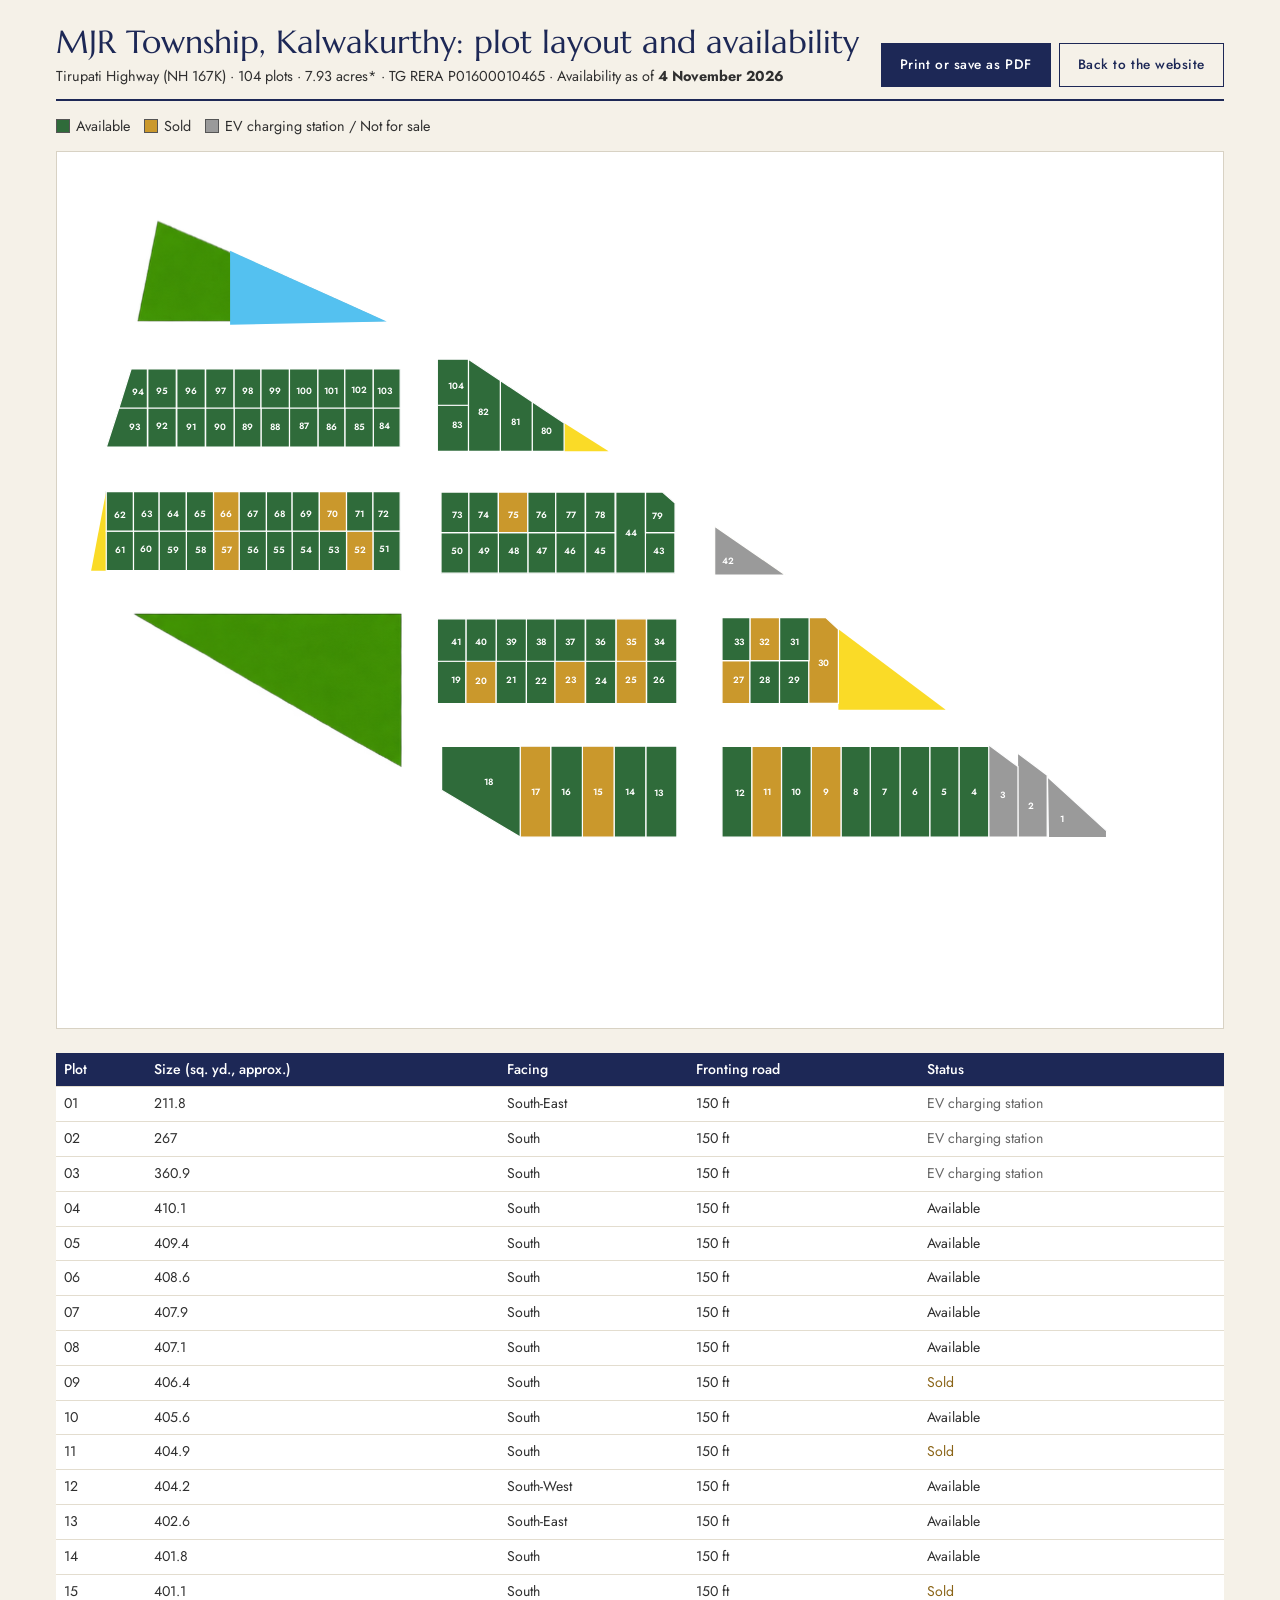
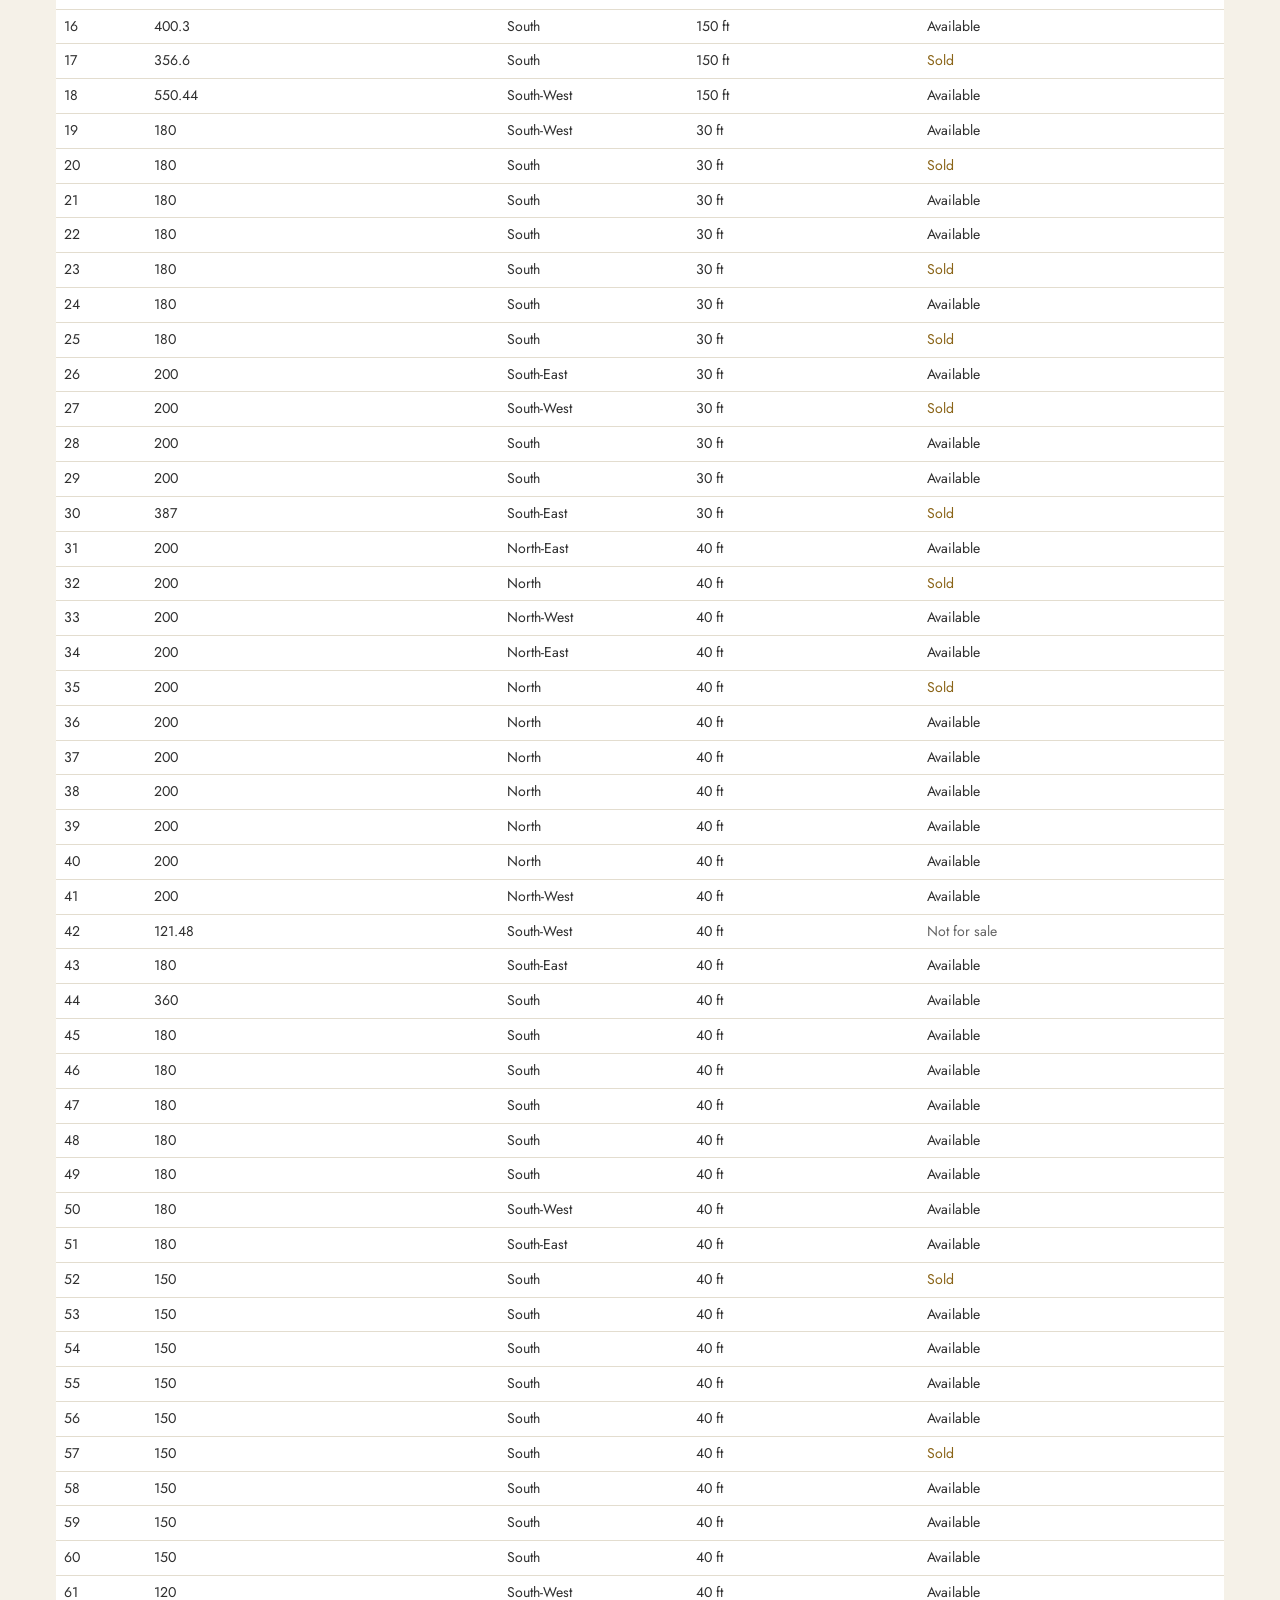
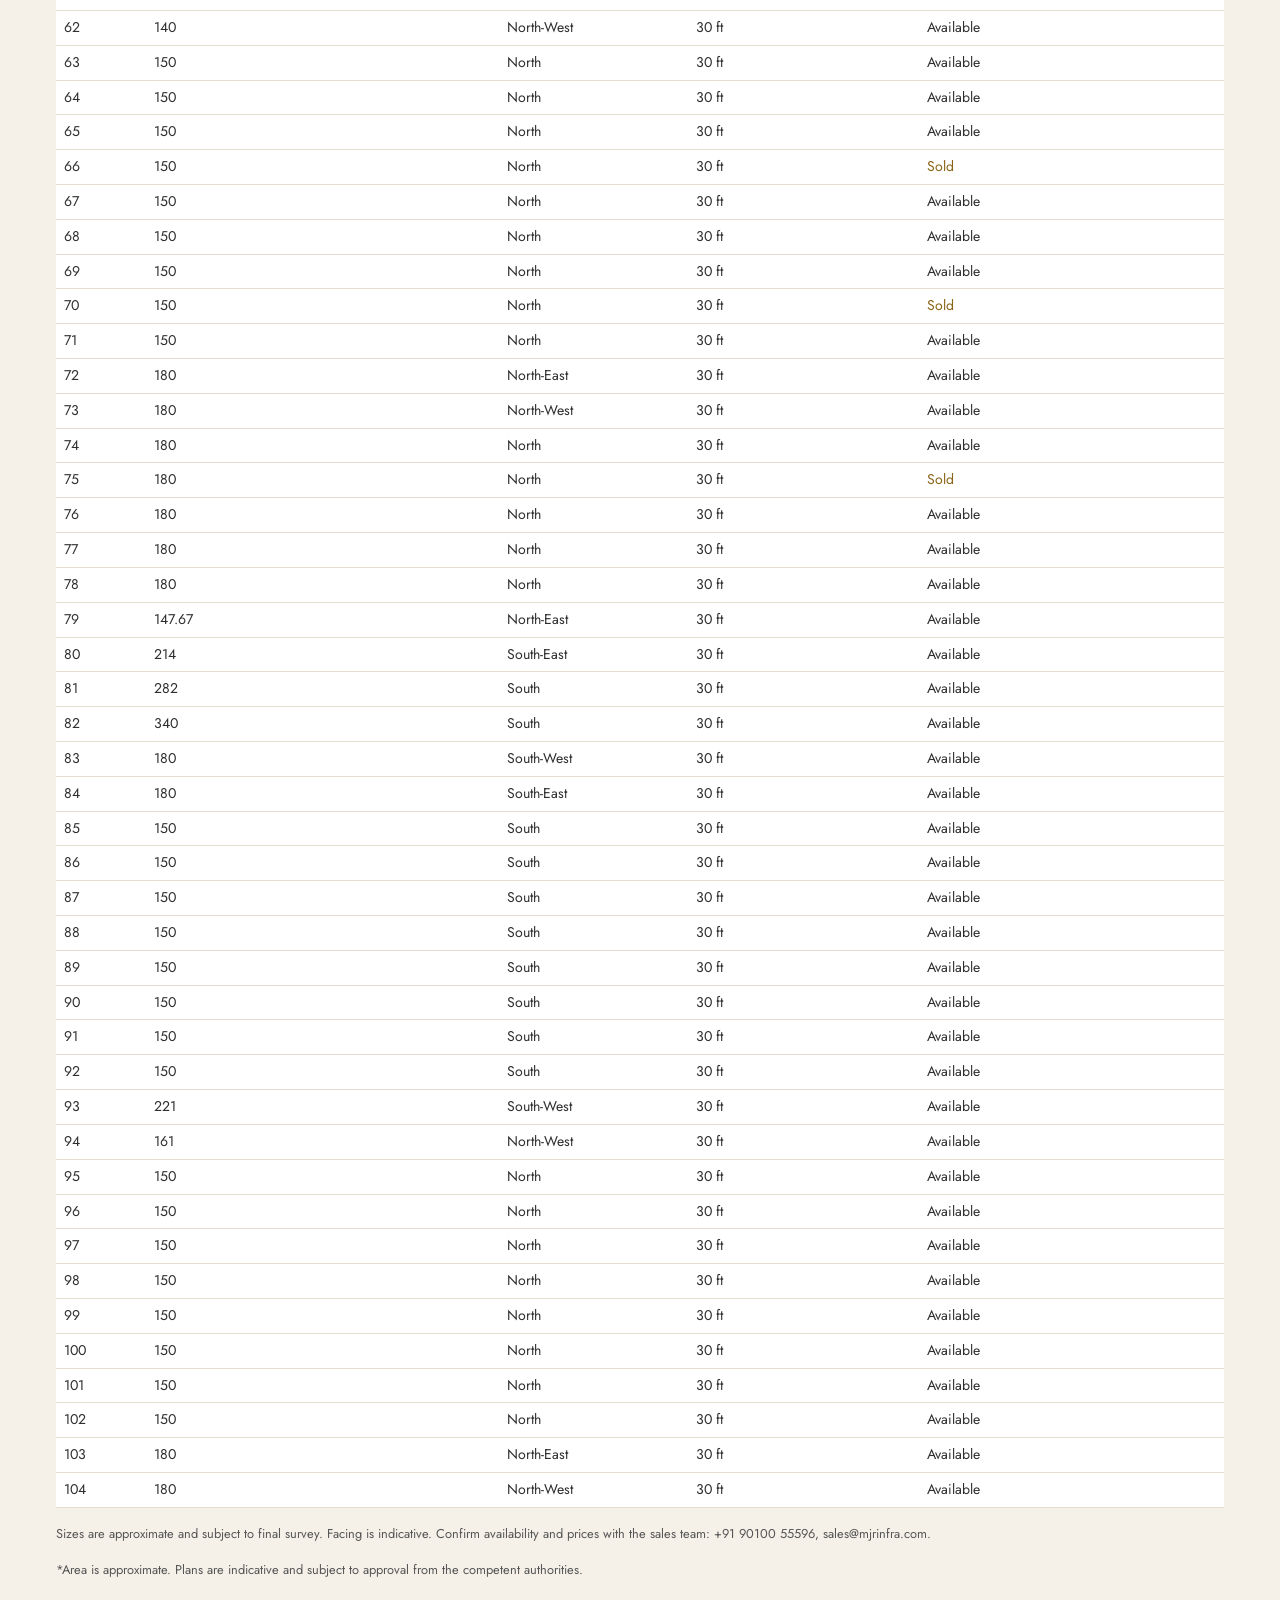
<file: layout.html>
<!doctype html>
<html lang="en">
<head>
  <meta charset="utf-8">
  <meta name="viewport" content="width=device-width, initial-scale=1">
  <title>Plot Layout and Availability | MJR Township, Kalwakurthy</title>
  <meta name="robots" content="noindex">
  <link rel="preconnect" href="https://fonts.googleapis.com">
  <link rel="preconnect" href="https://fonts.gstatic.com" crossorigin>
  <link href="https://fonts.googleapis.com/css2?family=Jost:wght@400;500;600&family=Marcellus&display=swap" rel="stylesheet">
  <style>
    :root { --navy: #1D2856; --gold: #CA982C; --ivory: #F5F1E8; --text: #2f2f2f; }
    * { box-sizing: border-box; }
    body { margin: 0; background: var(--ivory); color: var(--text); font: 400 15px/1.55 "Jost", system-ui, sans-serif; }
    .page { max-width: 1200px; margin: 0 auto; padding: 24px 16px 48px; }
    header { display: flex; flex-wrap: wrap; justify-content: space-between; align-items: end; gap: 16px; border-bottom: 2px solid var(--navy); padding-bottom: 12px; }
    h1 { margin: 0; font: 400 clamp(1.4rem, 3vw, 2rem)/1.15 "Marcellus", serif; color: var(--navy); }
    .meta { margin: 4px 0 0; font-size: 0.9rem; }
    .actions { display: flex; gap: 8px; flex-wrap: wrap; }
    .btn { display: inline-flex; align-items: center; min-height: 44px; padding: 0 18px; border: 1px solid var(--navy); background: var(--navy); color: #fff; font: 500 0.85rem/1 "Jost", sans-serif; letter-spacing: 0.04em; text-decoration: none; cursor: pointer; }
    .btn--line { background: transparent; color: var(--navy); }
    .legend { display: flex; flex-wrap: wrap; gap: 14px; margin: 14px 0; padding: 0; list-style: none; font-size: 0.9rem; }
    .legend i { display: inline-block; width: 14px; height: 14px; margin-right: 6px; vertical-align: -2px; border: 1px solid #555; }
    .map { background: #fff; border: 1px solid #d8d2c4; }
    .map svg { display: block; width: 100%; height: auto; }
    .p { stroke: #fff; stroke-width: 2; }
    .p--avail { fill: #2F6B3A; }
    .p--sold { fill: var(--gold); }
    .p--na { fill: #9a9a9a; }
    .n { font: 600 15px "Jost", sans-serif; fill: #fff; text-anchor: middle; dominant-baseline: central; pointer-events: none; }
    table { width: 100%; border-collapse: collapse; margin-top: 24px; font-size: 0.88rem; background: #fff; }
    th, td { padding: 6px 8px; border-bottom: 1px solid #e3ddcf; text-align: left; }
    thead th { background: var(--navy); color: #fff; font-weight: 500; }
    td.st--sold { color: #8a6417; }
    td.st--na { color: #666; }
    .fine { margin-top: 16px; font-size: 0.8rem; color: #555; }
    @media print {
      @page { size: A3 landscape; margin: 10mm; }
      body { background: #fff; }
      .actions { display: none; }
      .page { max-width: none; padding: 0; }
      table { page-break-before: always; font-size: 9pt; }
      .p--avail, .p--sold, .p--na, thead th, .legend i { -webkit-print-color-adjust: exact; print-color-adjust: exact; }
    }
  </style>
</head>
<body>
  <div class="page">
    <header>
      <div>
        <h1>MJR Township, Kalwakurthy: plot layout and availability</h1>
        <p class="meta">Tirupati Highway (NH 167K) &middot; 104 plots &middot; 7.93 acres* &middot; TG RERA P01600010465 &middot; Availability as of <strong id="asOf"></strong></p>
      </div>
      <div class="actions">
        <button class="btn" type="button" onclick="window.print()">Print or save as PDF</button>
        <a class="btn btn--line" href="index.html#plots">Back to the website</a>
      </div>
    </header>
    <ul class="legend" aria-label="Legend">
      <li><i style="background:#2F6B3A"></i>Available</li>
      <li><i style="background:#CA982C"></i>Sold</li>
      <li><i style="background:#9a9a9a"></i>EV charging station / Not for sale</li>
    </ul>
    <div class="map"><svg id="plan" viewBox="0 0 1920 1441" role="img" aria-label="Plot layout with plot numbers and availability"></svg></div>
    <table>
      <caption class="fine" style="caption-side: bottom; text-align: left">Sizes are approximate and subject to final survey. Facing is indicative. Confirm availability and prices with the sales team: +91 90100 55596, sales@mjrinfra.com.</caption>
      <thead><tr><th>Plot</th><th>Size (sq. yd., approx.)</th><th>Facing</th><th>Fronting road</th><th>Status</th></tr></thead>
      <tbody id="rows"></tbody>
    </table>
    <p class="fine">*Area is approximate. Plans are indicative and subject to approval from the competent authorities.</p>
  </div>
  <script src="js/plots-data.js?v=15"></script>
  <script>
    (() => {
      const d = window.MJR_PLOTS;
      const ns = 'http://www.w3.org/2000/svg';
      const svg = document.getElementById('plan');
      const bg = document.createElementNS(ns, 'image');
      bg.setAttribute('href', 'Assets/plots layout.svg');
      bg.setAttribute('width', '1920');
      bg.setAttribute('height', '1441');
      svg.appendChild(bg);
      const st = (p) => (p.reserved ? 'na' : p.sold ? 'sold' : 'avail');
      const label = (p) => (p.reserved ? p.reserved : p.sold ? 'Sold' : 'Available');
      d.list.forEach((p) => {
        if (p.shape) {
          const poly = document.createElementNS(ns, 'polygon');
          poly.setAttribute('points', p.shape);
          poly.setAttribute('class', 'p p--' + st(p));
          svg.appendChild(poly);
        }
        const t = document.createElementNS(ns, 'text');
        t.setAttribute('x', p.x);
        t.setAttribute('y', p.y);
        t.setAttribute('class', 'n');
        t.textContent = p.n;
        svg.appendChild(t);
      });
      document.getElementById('rows').innerHTML = d.list.map((p) =>
        `<tr><td>${p.label}</td><td>${p.size}</td><td>${p.facing}</td><td>${p.road} ft</td><td class="st--${st(p)}">${label(p)}</td></tr>`).join('');
      const dt = new Date((d.UPDATED || '') + 'T00:00:00');
      document.getElementById('asOf').textContent = isNaN(dt) ? '—' : dt.toLocaleDateString('en-IN', { day: 'numeric', month: 'long', year: 'numeric' });
    })();
  </script>
</body>
</html>
</file>
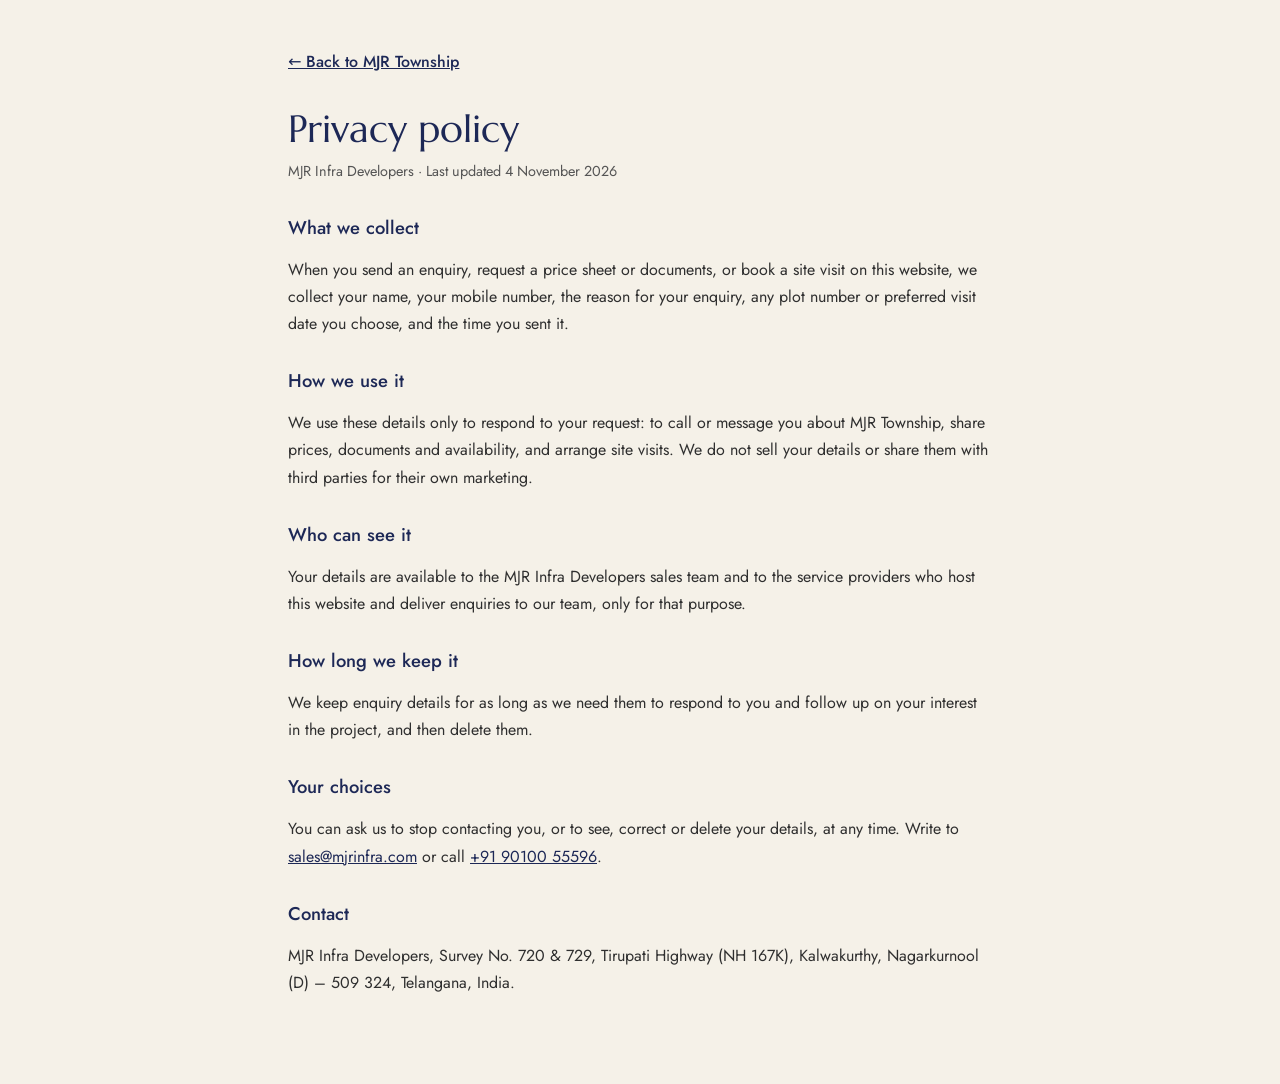
<file: privacy.html>
<!doctype html>
<html lang="en">
<head>
  <meta charset="utf-8">
  <meta name="viewport" content="width=device-width, initial-scale=1">
  <title>Privacy Policy | MJR Township, Kalwakurthy</title>
  <meta name="description" content="How MJR Infra Developers uses the contact details you share through the MJR Township website.">
  <link rel="preconnect" href="https://fonts.googleapis.com">
  <link rel="preconnect" href="https://fonts.gstatic.com" crossorigin>
  <link href="https://fonts.googleapis.com/css2?family=Jost:wght@400;500;600&family=Marcellus&display=swap" rel="stylesheet">
  <style>
    :root { --navy: #1D2856; --gold: #CA982C; --ivory: #F5F1E8; }
    * { box-sizing: border-box; }
    body { margin: 0; background: var(--ivory); color: #2f2f2f; font: 400 1rem/1.7 "Jost", system-ui, sans-serif; }
    main { max-width: 46rem; margin: 0 auto; padding: 48px 16px 72px; }
    a { color: var(--navy); }
    .back { display: inline-block; margin-bottom: 32px; font-weight: 500; }
    h1 { margin: 0 0 8px; font: 400 clamp(1.8rem, 4vw, 2.4rem)/1.15 "Marcellus", serif; color: var(--navy); }
    h2 { margin: 32px 0 8px; font: 500 1.15rem/1.3 "Jost", sans-serif; color: var(--navy); }
    .meta { margin: 0 0 24px; font-size: 0.9rem; color: #555; }
  </style>
</head>
<body>
  <!-- Draft: have this reviewed against the company's actual practices and
       India's Digital Personal Data Protection Act, 2023 before launch. -->
  <main>
    <a class="back" href="index.html">&larr; Back to MJR Township</a>
    <h1>Privacy policy</h1>
    <p class="meta">MJR Infra Developers &middot; Last updated 4 November 2026</p>

    <h2>What we collect</h2>
    <p>When you send an enquiry, request a price sheet or documents, or book a site visit on this website, we collect your name, your mobile number, the reason for your enquiry, any plot number or preferred visit date you choose, and the time you sent it.</p>

    <h2>How we use it</h2>
    <p>We use these details only to respond to your request: to call or message you about MJR Township, share prices, documents and availability, and arrange site visits. We do not sell your details or share them with third parties for their own marketing.</p>

    <h2>Who can see it</h2>
    <p>Your details are available to the MJR Infra Developers sales team and to the service providers who host this website and deliver enquiries to our team, only for that purpose.</p>

    <h2>How long we keep it</h2>
    <p>We keep enquiry details for as long as we need them to respond to you and follow up on your interest in the project, and then delete them.</p>

    <h2>Your choices</h2>
    <p>You can ask us to stop contacting you, or to see, correct or delete your details, at any time. Write to <a href="mailto:sales@mjrinfra.com">sales@mjrinfra.com</a> or call <a href="tel:+919010055596">+91 90100 55596</a>.</p>

    <h2>Contact</h2>
    <p>MJR Infra Developers, Survey No. 720 &amp; 729, Tirupati Highway (NH 167K), Kalwakurthy, Nagarkurnool (D) &ndash; 509 324, Telangana, India.</p>
  </main>
</body>
</html>
</file>
